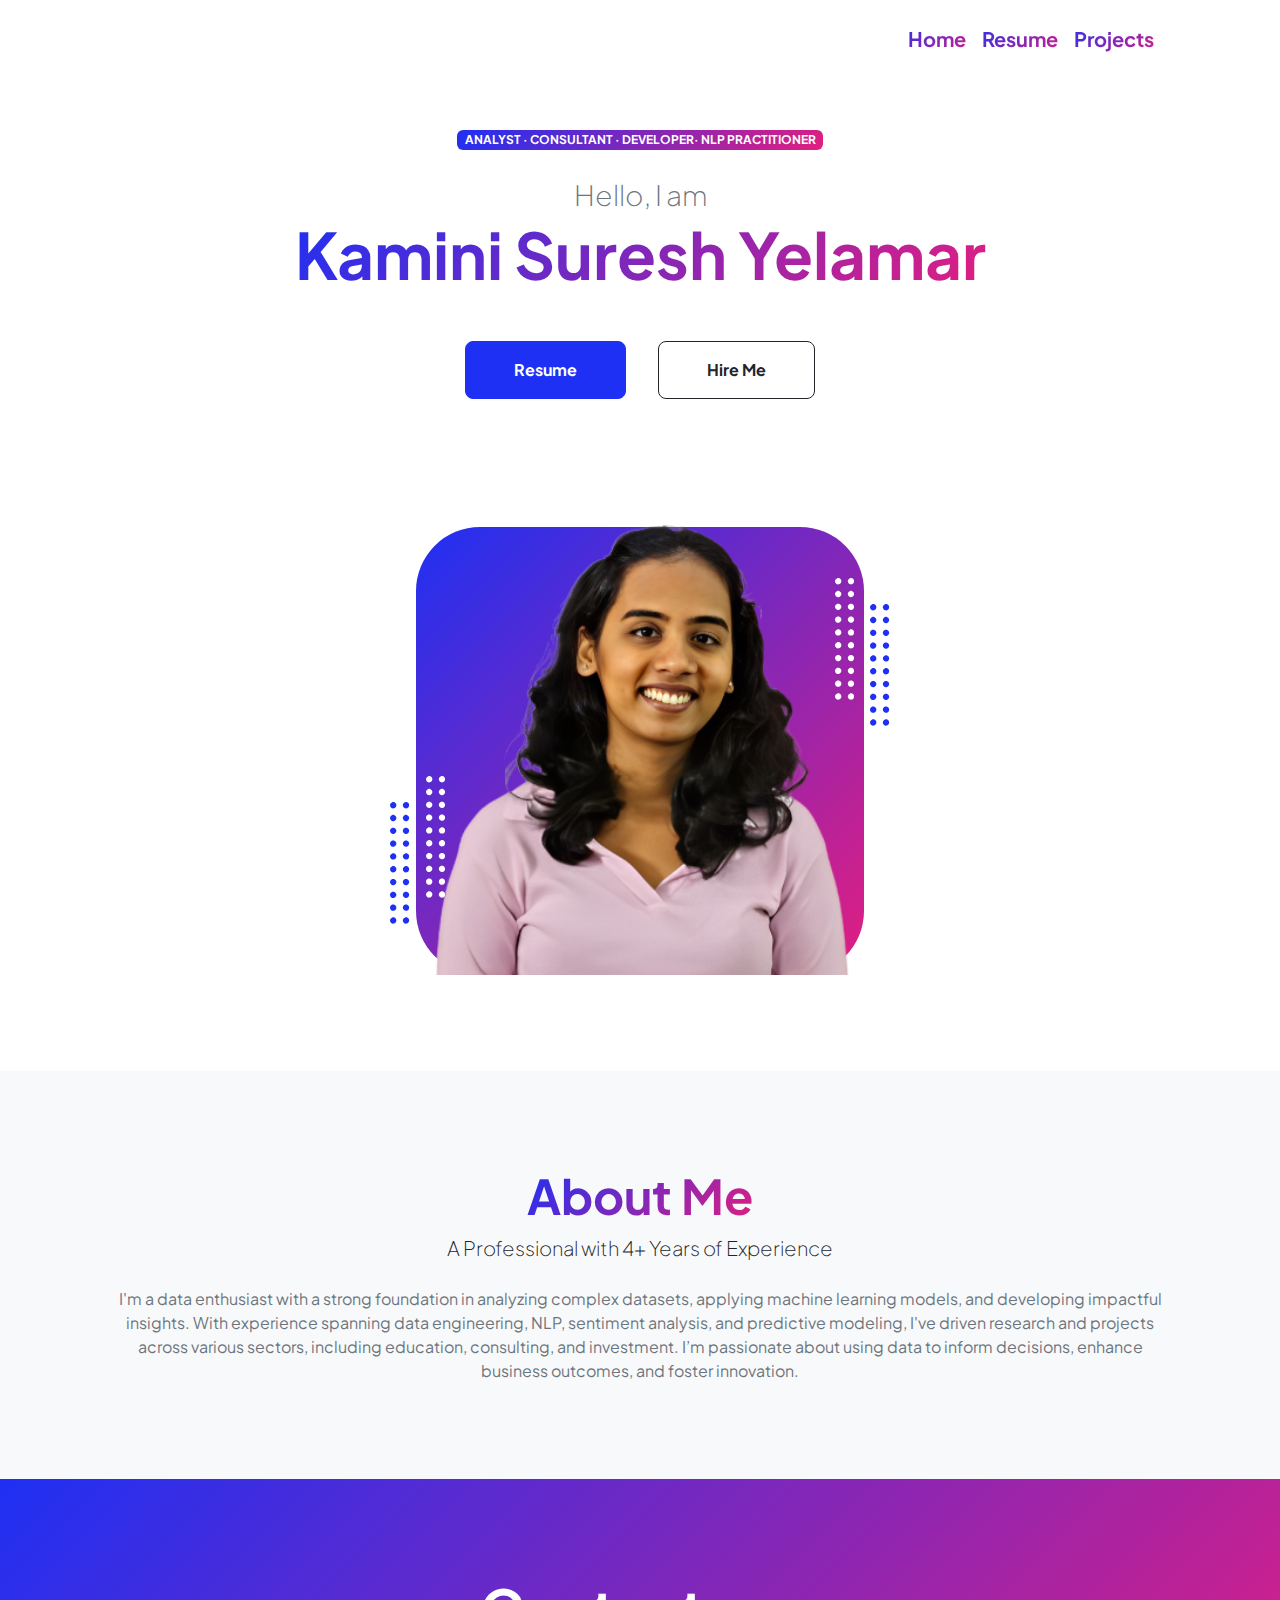
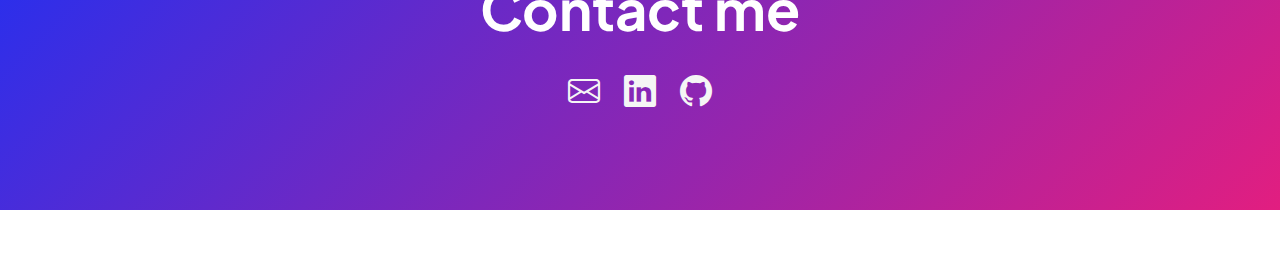
<file: index.html>
<!DOCTYPE html>
<html lang="en">
    <head>
        <meta charset="utf-8" />
        <meta name="viewport" content="width=device-width, initial-scale=1, shrink-to-fit=no" />
        <meta name="description" content="" />
        <meta name="author" content="" />
        <title>Kamini's Portfolio</title>
        <!-- Favicon-->
        <link rel="icon" type="image/x-icon" href="assets/favicon.ico" />
        <!-- Custom Google font-->
        <link rel="preconnect" href="https://fonts.googleapis.com" />
        <link rel="preconnect" href="https://fonts.gstatic.com" crossorigin />
        <link href="https://fonts.googleapis.com/css2?family=Plus+Jakarta+Sans:wght@100;200;300;400;500;600;700;800;900&amp;display=swap" rel="stylesheet" />
        <!-- Bootstrap icons-->
        <link href="https://cdn.jsdelivr.net/npm/bootstrap-icons@1.8.1/font/bootstrap-icons.css" rel="stylesheet" />
        <!-- Core theme CSS (includes Bootstrap)-->
        <link href="css/styles.css" rel="stylesheet" />
    </head>
    <body class="d-flex flex-column h-100">
        <main class="flex-shrink-0">
            <!-- Navigation-->
            <nav class="navbar navbar-expand-lg navbar-light bg-white py-3">
                <div class="container px-5">
                    <a class="navbar-brand" href="index.html"><span class="fw-bolder text-primary"></span></a>
                    <button class="navbar-toggler" type="button" data-bs-toggle="collapse" data-bs-target="#navbarSupportedContent" aria-controls="navbarSupportedContent" aria-expanded="false" aria-label="Toggle navigation"><span class="navbar-toggler-icon"></span></button>
                    <div class="collapse navbar-collapse" id="navbarSupportedContent">
                        <ul class="navbar-nav ms-auto mb-2 mb-lg-0 small fw-bolder">
                            <li class="nav-item"><a class="nav-link" href="index.html">Home</a></li>
                            <li class="nav-item"><a class="nav-link" href="resume.html">Resume</a></li>
                            <li class="nav-item"><a class="nav-link" href="projects.html">Projects</a></li>
                        </ul>
                    </div>
                </div>
            </nav>
            <!-- Header-->
            <header class="py-5">
                <div class="container px-5 pb-5">
                    <div class="row gx-5 align-items-center">
                        <div class="col-xxl-5">
                            <!-- Header text content-->
                            <div class="text-center text-xxl-start">
                                <div class="badge bg-gradient-primary-to-secondary text-white mb-4 "><div class="text-uppercase">Analyst &middot; Consultant &middot; Developer&middot; NLP Practitioner </div></div>
                                <div class="fs-3 fw-light text-muted">Hello, I am</div>
                                <h1 class="display-3 fw-bolder mb-5 zoom-animation"><span class="text-gradient d-inline">Kamini Suresh Yelamar</span></h1>
                                <div class="d-grid gap-3 d-sm-flex justify-content-sm-center justify-content-xxl-start mb-3">
                                    <a class="btn btn-primary btn-lg px-5 py-3 me-sm-3 fs-6 fw-bolder" href="resume.html">Resume</a>
                                    <a class="btn btn-outline-dark btn-lg px-5 py-3 fs-6 fw-bolder" href="mailto:kaminisureshyelamar@my.unt.edu">Hire Me</a>

                                </div>
                            </div>
                        </div>
                        <div class="col-xxl-7">
                            <!-- Header profile picture-->
                            <div class="d-flex justify-content-center mt-5 mt-xxl-0">
                                <div class="profile bg-gradient-primary-to-secondary">
                                    <!-- TIP: For best results, use a photo with a transparent background like the demo example below-->
                                    <!-- Watch a tutorial on how to do this on YouTube (link)-->
                                    <img class="profile-img" src="assets/Profile.png" alt="..." />
                                    <div class="dots-1">
                                        <!-- SVG Dots-->
                                        <svg version="1.1" xmlns="http://www.w3.org/2000/svg" xmlns:xlink="http://www.w3.org/1999/xlink" x="0px" y="0px" viewBox="0 0 191.6 1215.4" style="enable-background: new 0 0 191.6 1215.4" xml:space="preserve">
                                            <g transform="translate(0.000000,1280.000000) scale(0.100000,-0.100000)">
                                                <path d="M227.7,12788.6c-105-35-200-141-222-248c-43-206,163-412,369-369c155,32,275,190,260,339c-11,105-90,213-190,262        C383.7,12801.6,289.7,12808.6,227.7,12788.6z"></path>
                                                <path d="M1507.7,12788.6c-151-50-253-216-222-362c25-119,136-230,254-255c194-41,395,142,375,339c-11,105-90,213-190,262        C1663.7,12801.6,1569.7,12808.6,1507.7,12788.6z"></path>
                                                <path d="M227.7,11508.6c-105-35-200-141-222-248c-43-206,163-412,369-369c155,32,275,190,260,339c-11,105-90,213-190,262        C383.7,11521.6,289.7,11528.6,227.7,11508.6z"></path>
                                                <path d="M1507.7,11508.6c-151-50-253-216-222-362c25-119,136-230,254-255c194-41,395,142,375,339c-11,105-90,213-190,262        C1663.7,11521.6,1569.7,11528.6,1507.7,11508.6z"></path>
                                                <path d="M227.7,10228.6c-105-35-200-141-222-248c-43-206,163-412,369-369c155,32,275,190,260,339c-11,105-90,213-190,262        C383.7,10241.6,289.7,10248.6,227.7,10228.6z"></path>
                                                <path d="M1507.7,10228.6c-105-35-200-141-222-248c-43-206,163-412,369-369c155,32,275,190,260,339c-11,105-90,213-190,262        C1663.7,10241.6,1569.7,10248.6,1507.7,10228.6z"></path>
                                                <path d="M227.7,8948.6c-105-35-200-141-222-248c-43-206,163-412,369-369c155,32,275,190,260,339c-11,105-90,213-190,262        C383.7,8961.6,289.7,8968.6,227.7,8948.6z"></path>
                                                <path d="M1507.7,8948.6c-105-35-200-141-222-248c-43-206,163-412,369-369c155,32,275,190,260,339c-11,105-90,213-190,262        C1663.7,8961.6,1569.7,8968.6,1507.7,8948.6z"></path>
                                                <path d="M227.7,7668.6c-105-35-200-141-222-248c-43-206,163-412,369-369c155,32,275,190,260,339c-11,105-90,213-190,262        C383.7,7681.6,289.7,7688.6,227.7,7668.6z"></path>
                                                <path d="M1507.7,7668.6c-105-35-200-141-222-248c-43-206,163-412,369-369c155,32,275,190,260,339c-11,105-90,213-190,262        C1663.7,7681.6,1569.7,7688.6,1507.7,7668.6z"></path>
                                                <path d="M227.7,6388.6c-105-35-200-141-222-248c-43-206,163-412,369-369c155,32,275,190,260,339c-11,105-90,213-190,262        C383.7,6401.6,289.7,6408.6,227.7,6388.6z"></path>
                                                <path d="M1507.7,6388.6c-105-35-200-141-222-248c-43-206,163-412,369-369c155,32,275,190,260,339c-11,105-90,213-190,262        C1663.7,6401.6,1569.7,6408.6,1507.7,6388.6z"></path>
                                                <path d="M227.7,5108.6c-105-35-200-141-222-248c-43-206,163-412,369-369c155,32,275,190,260,339c-11,105-90,213-190,262        C383.7,5121.6,289.7,5128.6,227.7,5108.6z"></path>
                                                <path d="M1507.7,5108.6c-105-35-200-141-222-248c-43-206,163-412,369-369c155,32,275,190,260,339c-11,105-90,213-190,262        C1663.7,5121.6,1569.7,5128.6,1507.7,5108.6z"></path>
                                                <path d="M227.7,3828.6c-105-35-200-141-222-248c-43-206,163-412,369-369c155,32,275,190,260,339c-11,105-90,213-190,262        C383.7,3841.6,289.7,3848.6,227.7,3828.6z"></path>
                                                <path d="M1507.7,3828.6c-105-35-200-141-222-248c-43-206,163-412,369-369c155,32,275,190,260,339c-11,105-90,213-190,262        C1663.7,3841.6,1569.7,3848.6,1507.7,3828.6z"></path>
                                                <path d="M227.7,2548.6c-105-35-200-141-222-248c-43-206,163-412,369-369c155,32,275,190,260,339c-11,105-90,213-190,262        C383.7,2561.6,289.7,2568.6,227.7,2548.6z"></path>
                                                <path d="M1507.7,2548.6c-105-35-200-141-222-248c-43-206,163-412,369-369c155,32,275,190,260,339c-11,105-90,213-190,262        C1663.7,2561.6,1569.7,2568.6,1507.7,2548.6z"></path>
                                                <path d="M227.7,1268.6c-105-35-200-141-222-248c-43-206,163-412,369-369c155,32,275,190,260,339c-11,105-90,213-190,262        C383.7,1281.6,289.7,1288.6,227.7,1268.6z"></path>
                                                <path d="M1507.7,1268.6c-105-35-200-141-222-248c-43-206,163-412,369-369c155,32,275,190,260,339c-11,105-90,213-190,262        C1663.7,1281.6,1569.7,1288.6,1507.7,1268.6z"></path>
                                            </g>
                                        </svg>
                                        <!-- END of SVG dots-->
                                    </div>
                                    <div class="dots-2">
                                        <!-- SVG Dots-->
                                        <svg version="1.1" xmlns="http://www.w3.org/2000/svg" xmlns:xlink="http://www.w3.org/1999/xlink" x="0px" y="0px" viewBox="0 0 191.6 1215.4" style="enable-background: new 0 0 191.6 1215.4" xml:space="preserve">
                                            <g transform="translate(0.000000,1280.000000) scale(0.100000,-0.100000)">
                                                <path d="M227.7,12788.6c-105-35-200-141-222-248c-43-206,163-412,369-369c155,32,275,190,260,339c-11,105-90,213-190,262        C383.7,12801.6,289.7,12808.6,227.7,12788.6z"></path>
                                                <path d="M1507.7,12788.6c-151-50-253-216-222-362c25-119,136-230,254-255c194-41,395,142,375,339c-11,105-90,213-190,262        C1663.7,12801.6,1569.7,12808.6,1507.7,12788.6z"></path>
                                                <path d="M227.7,11508.6c-105-35-200-141-222-248c-43-206,163-412,369-369c155,32,275,190,260,339c-11,105-90,213-190,262        C383.7,11521.6,289.7,11528.6,227.7,11508.6z"></path>
                                                <path d="M1507.7,11508.6c-151-50-253-216-222-362c25-119,136-230,254-255c194-41,395,142,375,339c-11,105-90,213-190,262        C1663.7,11521.6,1569.7,11528.6,1507.7,11508.6z"></path>
                                                <path d="M227.7,10228.6c-105-35-200-141-222-248c-43-206,163-412,369-369c155,32,275,190,260,339c-11,105-90,213-190,262        C383.7,10241.6,289.7,10248.6,227.7,10228.6z"></path>
                                                <path d="M1507.7,10228.6c-105-35-200-141-222-248c-43-206,163-412,369-369c155,32,275,190,260,339c-11,105-90,213-190,262        C1663.7,10241.6,1569.7,10248.6,1507.7,10228.6z"></path>
                                                <path d="M227.7,8948.6c-105-35-200-141-222-248c-43-206,163-412,369-369c155,32,275,190,260,339c-11,105-90,213-190,262        C383.7,8961.6,289.7,8968.6,227.7,8948.6z"></path>
                                                <path d="M1507.7,8948.6c-105-35-200-141-222-248c-43-206,163-412,369-369c155,32,275,190,260,339c-11,105-90,213-190,262        C1663.7,8961.6,1569.7,8968.6,1507.7,8948.6z"></path>
                                                <path d="M227.7,7668.6c-105-35-200-141-222-248c-43-206,163-412,369-369c155,32,275,190,260,339c-11,105-90,213-190,262        C383.7,7681.6,289.7,7688.6,227.7,7668.6z"></path>
                                                <path d="M1507.7,7668.6c-105-35-200-141-222-248c-43-206,163-412,369-369c155,32,275,190,260,339c-11,105-90,213-190,262        C1663.7,7681.6,1569.7,7688.6,1507.7,7668.6z"></path>
                                                <path d="M227.7,6388.6c-105-35-200-141-222-248c-43-206,163-412,369-369c155,32,275,190,260,339c-11,105-90,213-190,262        C383.7,6401.6,289.7,6408.6,227.7,6388.6z"></path>
                                                <path d="M1507.7,6388.6c-105-35-200-141-222-248c-43-206,163-412,369-369c155,32,275,190,260,339c-11,105-90,213-190,262        C1663.7,6401.6,1569.7,6408.6,1507.7,6388.6z"></path>
                                                <path d="M227.7,5108.6c-105-35-200-141-222-248c-43-206,163-412,369-369c155,32,275,190,260,339c-11,105-90,213-190,262        C383.7,5121.6,289.7,5128.6,227.7,5108.6z"></path>
                                                <path d="M1507.7,5108.6c-105-35-200-141-222-248c-43-206,163-412,369-369c155,32,275,190,260,339c-11,105-90,213-190,262        C1663.7,5121.6,1569.7,5128.6,1507.7,5108.6z"></path>
                                                <path d="M227.7,3828.6c-105-35-200-141-222-248c-43-206,163-412,369-369c155,32,275,190,260,339c-11,105-90,213-190,262        C383.7,3841.6,289.7,3848.6,227.7,3828.6z"></path>
                                                <path d="M1507.7,3828.6c-105-35-200-141-222-248c-43-206,163-412,369-369c155,32,275,190,260,339c-11,105-90,213-190,262        C1663.7,3841.6,1569.7,3848.6,1507.7,3828.6z"></path>
                                                <path d="M227.7,2548.6c-105-35-200-141-222-248c-43-206,163-412,369-369c155,32,275,190,260,339c-11,105-90,213-190,262        C383.7,2561.6,289.7,2568.6,227.7,2548.6z"></path>
                                                <path d="M1507.7,2548.6c-105-35-200-141-222-248c-43-206,163-412,369-369c155,32,275,190,260,339c-11,105-90,213-190,262        C1663.7,2561.6,1569.7,2568.6,1507.7,2548.6z"></path>
                                                <path d="M227.7,1268.6c-105-35-200-141-222-248c-43-206,163-412,369-369c155,32,275,190,260,339c-11,105-90,213-190,262        C383.7,1281.6,289.7,1288.6,227.7,1268.6z"></path>
                                                <path d="M1507.7,1268.6c-105-35-200-141-222-248c-43-206,163-412,369-369c155,32,275,190,260,339c-11,105-90,213-190,262        C1663.7,1281.6,1569.7,1288.6,1507.7,1268.6z"></path>
                                            </g>
                                        </svg>
                                        <!-- END of SVG dots-->
                                    </div>
                                    <div class="dots-3">
                                        <!-- SVG Dots-->
                                        <svg version="1.1" xmlns="http://www.w3.org/2000/svg" xmlns:xlink="http://www.w3.org/1999/xlink" x="0px" y="0px" viewBox="0 0 191.6 1215.4" style="enable-background: new 0 0 191.6 1215.4" xml:space="preserve">
                                            <g transform="translate(0.000000,1280.000000) scale(0.100000,-0.100000)">
                                                <path d="M227.7,12788.6c-105-35-200-141-222-248c-43-206,163-412,369-369c155,32,275,190,260,339c-11,105-90,213-190,262        C383.7,12801.6,289.7,12808.6,227.7,12788.6z"></path>
                                                <path d="M1507.7,12788.6c-151-50-253-216-222-362c25-119,136-230,254-255c194-41,395,142,375,339c-11,105-90,213-190,262        C1663.7,12801.6,1569.7,12808.6,1507.7,12788.6z"></path>
                                                <path d="M227.7,11508.6c-105-35-200-141-222-248c-43-206,163-412,369-369c155,32,275,190,260,339c-11,105-90,213-190,262        C383.7,11521.6,289.7,11528.6,227.7,11508.6z"></path>
                                                <path d="M1507.7,11508.6c-151-50-253-216-222-362c25-119,136-230,254-255c194-41,395,142,375,339c-11,105-90,213-190,262        C1663.7,11521.6,1569.7,11528.6,1507.7,11508.6z"></path>
                                                <path d="M227.7,10228.6c-105-35-200-141-222-248c-43-206,163-412,369-369c155,32,275,190,260,339c-11,105-90,213-190,262        C383.7,10241.6,289.7,10248.6,227.7,10228.6z"></path>
                                                <path d="M1507.7,10228.6c-105-35-200-141-222-248c-43-206,163-412,369-369c155,32,275,190,260,339c-11,105-90,213-190,262        C1663.7,10241.6,1569.7,10248.6,1507.7,10228.6z"></path>
                                                <path d="M227.7,8948.6c-105-35-200-141-222-248c-43-206,163-412,369-369c155,32,275,190,260,339c-11,105-90,213-190,262        C383.7,8961.6,289.7,8968.6,227.7,8948.6z"></path>
                                                <path d="M1507.7,8948.6c-105-35-200-141-222-248c-43-206,163-412,369-369c155,32,275,190,260,339c-11,105-90,213-190,262        C1663.7,8961.6,1569.7,8968.6,1507.7,8948.6z"></path>
                                                <path d="M227.7,7668.6c-105-35-200-141-222-248c-43-206,163-412,369-369c155,32,275,190,260,339c-11,105-90,213-190,262        C383.7,7681.6,289.7,7688.6,227.7,7668.6z"></path>
                                                <path d="M1507.7,7668.6c-105-35-200-141-222-248c-43-206,163-412,369-369c155,32,275,190,260,339c-11,105-90,213-190,262        C1663.7,7681.6,1569.7,7688.6,1507.7,7668.6z"></path>
                                                <path d="M227.7,6388.6c-105-35-200-141-222-248c-43-206,163-412,369-369c155,32,275,190,260,339c-11,105-90,213-190,262        C383.7,6401.6,289.7,6408.6,227.7,6388.6z"></path>
                                                <path d="M1507.7,6388.6c-105-35-200-141-222-248c-43-206,163-412,369-369c155,32,275,190,260,339c-11,105-90,213-190,262        C1663.7,6401.6,1569.7,6408.6,1507.7,6388.6z"></path>
                                                <path d="M227.7,5108.6c-105-35-200-141-222-248c-43-206,163-412,369-369c155,32,275,190,260,339c-11,105-90,213-190,262        C383.7,5121.6,289.7,5128.6,227.7,5108.6z"></path>
                                                <path d="M1507.7,5108.6c-105-35-200-141-222-248c-43-206,163-412,369-369c155,32,275,190,260,339c-11,105-90,213-190,262        C1663.7,5121.6,1569.7,5128.6,1507.7,5108.6z"></path>
                                                <path d="M227.7,3828.6c-105-35-200-141-222-248c-43-206,163-412,369-369c155,32,275,190,260,339c-11,105-90,213-190,262        C383.7,3841.6,289.7,3848.6,227.7,3828.6z"></path>
                                                <path d="M1507.7,3828.6c-105-35-200-141-222-248c-43-206,163-412,369-369c155,32,275,190,260,339c-11,105-90,213-190,262        C1663.7,3841.6,1569.7,3848.6,1507.7,3828.6z"></path>
                                                <path d="M227.7,2548.6c-105-35-200-141-222-248c-43-206,163-412,369-369c155,32,275,190,260,339c-11,105-90,213-190,262        C383.7,2561.6,289.7,2568.6,227.7,2548.6z"></path>
                                                <path d="M1507.7,2548.6c-105-35-200-141-222-248c-43-206,163-412,369-369c155,32,275,190,260,339c-11,105-90,213-190,262        C1663.7,2561.6,1569.7,2568.6,1507.7,2548.6z"></path>
                                                <path d="M227.7,1268.6c-105-35-200-141-222-248c-43-206,163-412,369-369c155,32,275,190,260,339c-11,105-90,213-190,262        C383.7,1281.6,289.7,1288.6,227.7,1268.6z"></path>
                                                <path d="M1507.7,1268.6c-105-35-200-141-222-248c-43-206,163-412,369-369c155,32,275,190,260,339c-11,105-90,213-190,262        C1663.7,1281.6,1569.7,1288.6,1507.7,1268.6z"></path>
                                            </g>
                                        </svg>
                                        <!-- END of SVG dots-->
                                    </div>
                                    <div class="dots-4">
                                        <!-- SVG Dots-->
                                        <svg version="1.1" xmlns="http://www.w3.org/2000/svg" xmlns:xlink="http://www.w3.org/1999/xlink" x="0px" y="0px" viewBox="0 0 191.6 1215.4" style="enable-background: new 0 0 191.6 1215.4" xml:space="preserve">
                                            <g transform="translate(0.000000,1280.000000) scale(0.100000,-0.100000)">
                                                <path d="M227.7,12788.6c-105-35-200-141-222-248c-43-206,163-412,369-369c155,32,275,190,260,339c-11,105-90,213-190,262        C383.7,12801.6,289.7,12808.6,227.7,12788.6z"></path>
                                                <path d="M1507.7,12788.6c-151-50-253-216-222-362c25-119,136-230,254-255c194-41,395,142,375,339c-11,105-90,213-190,262        C1663.7,12801.6,1569.7,12808.6,1507.7,12788.6z"></path>
                                                <path d="M227.7,11508.6c-105-35-200-141-222-248c-43-206,163-412,369-369c155,32,275,190,260,339c-11,105-90,213-190,262        C383.7,11521.6,289.7,11528.6,227.7,11508.6z"></path>
                                                <path d="M1507.7,11508.6c-151-50-253-216-222-362c25-119,136-230,254-255c194-41,395,142,375,339c-11,105-90,213-190,262        C1663.7,11521.6,1569.7,11528.6,1507.7,11508.6z"></path>
                                                <path d="M227.7,10228.6c-105-35-200-141-222-248c-43-206,163-412,369-369c155,32,275,190,260,339c-11,105-90,213-190,262        C383.7,10241.6,289.7,10248.6,227.7,10228.6z"></path>
                                                <path d="M1507.7,10228.6c-105-35-200-141-222-248c-43-206,163-412,369-369c155,32,275,190,260,339c-11,105-90,213-190,262        C1663.7,10241.6,1569.7,10248.6,1507.7,10228.6z"></path>
                                                <path d="M227.7,8948.6c-105-35-200-141-222-248c-43-206,163-412,369-369c155,32,275,190,260,339c-11,105-90,213-190,262        C383.7,8961.6,289.7,8968.6,227.7,8948.6z"></path>
                                                <path d="M1507.7,8948.6c-105-35-200-141-222-248c-43-206,163-412,369-369c155,32,275,190,260,339c-11,105-90,213-190,262        C1663.7,8961.6,1569.7,8968.6,1507.7,8948.6z"></path>
                                                <path d="M227.7,7668.6c-105-35-200-141-222-248c-43-206,163-412,369-369c155,32,275,190,260,339c-11,105-90,213-190,262        C383.7,7681.6,289.7,7688.6,227.7,7668.6z"></path>
                                                <path d="M1507.7,7668.6c-105-35-200-141-222-248c-43-206,163-412,369-369c155,32,275,190,260,339c-11,105-90,213-190,262        C1663.7,7681.6,1569.7,7688.6,1507.7,7668.6z"></path>
                                                <path d="M227.7,6388.6c-105-35-200-141-222-248c-43-206,163-412,369-369c155,32,275,190,260,339c-11,105-90,213-190,262        C383.7,6401.6,289.7,6408.6,227.7,6388.6z"></path>
                                                <path d="M1507.7,6388.6c-105-35-200-141-222-248c-43-206,163-412,369-369c155,32,275,190,260,339c-11,105-90,213-190,262        C1663.7,6401.6,1569.7,6408.6,1507.7,6388.6z"></path>
                                                <path d="M227.7,5108.6c-105-35-200-141-222-248c-43-206,163-412,369-369c155,32,275,190,260,339c-11,105-90,213-190,262        C383.7,5121.6,289.7,5128.6,227.7,5108.6z"></path>
                                                <path d="M1507.7,5108.6c-105-35-200-141-222-248c-43-206,163-412,369-369c155,32,275,190,260,339c-11,105-90,213-190,262        C1663.7,5121.6,1569.7,5128.6,1507.7,5108.6z"></path>
                                                <path d="M227.7,3828.6c-105-35-200-141-222-248c-43-206,163-412,369-369c155,32,275,190,260,339c-11,105-90,213-190,262        C383.7,3841.6,289.7,3848.6,227.7,3828.6z"></path>
                                                <path d="M1507.7,3828.6c-105-35-200-141-222-248c-43-206,163-412,369-369c155,32,275,190,260,339c-11,105-90,213-190,262        C1663.7,3841.6,1569.7,3848.6,1507.7,3828.6z"></path>
                                                <path d="M227.7,2548.6c-105-35-200-141-222-248c-43-206,163-412,369-369c155,32,275,190,260,339c-11,105-90,213-190,262        C383.7,2561.6,289.7,2568.6,227.7,2548.6z"></path>
                                                <path d="M1507.7,2548.6c-105-35-200-141-222-248c-43-206,163-412,369-369c155,32,275,190,260,339c-11,105-90,213-190,262        C1663.7,2561.6,1569.7,2568.6,1507.7,2548.6z"></path>
                                                <path d="M227.7,1268.6c-105-35-200-141-222-248c-43-206,163-412,369-369c155,32,275,190,260,339c-11,105-90,213-190,262        C383.7,1281.6,289.7,1288.6,227.7,1268.6z"></path>
                                                <path d="M1507.7,1268.6c-105-35-200-141-222-248c-43-206,163-412,369-369c155,32,275,190,260,339c-11,105-90,213-190,262        C1663.7,1281.6,1569.7,1288.6,1507.7,1268.6z"></path>
                                            </g>
                                        </svg>
                                        <!-- END of SVG dots-->
                                    </div>
                                </div>
                            </div>
                        </div>
                    </div>
                </div>
            </header>
            <!-- About Section-->
            <section class="bg-light py-5">
                <div class="container px-5">
                    <div class="row gx-5 justify-content-center">
                        <div class="col-xxl-8">
                            <div class="text-center my-5">
                                <h2 class="display-5 fw-bolder"><span class="text-gradient d-inline">About Me</span></h2>
                                <p class="lead fw-light mb-4">A Professional with 4+ Years of Experience</p>
                                <p class="text-muted">I'm a data enthusiast with a strong foundation in analyzing complex datasets, applying machine learning models, and developing impactful insights. With experience spanning data engineering, NLP, sentiment analysis, and predictive modeling, I've driven research and projects across various sectors, including education, consulting, and investment. I’m passionate about using data to inform decisions, enhance business outcomes, and foster innovation.</p>
                               
                            </div>
                        </div>
                    </div>
                </div>
            </section>
            <section class="py-5 bg-gradient-primary-to-secondary text-white">
                <div class="container px-5 my-5">
                    <div class="text-center">
                        <h2 class="display-4 fw-bolder mb-4">Contact me</h2>
                        <div class="d-flex justify-content-center fs-2 gap-4">
                            <a class="icon-color" href="mailto:ksyelamar1298@gmail.com"><i class="bi bi-envelope"></i></a>
                            <a class="icon-color" href="https://www.linkedin.com/in/kaminisureshyelamar/"><i class="bi bi-linkedin"></i></a>
                            <a class="icon-color" href="https://github.com/KaminiYelamar"><i class="bi bi-github"></i></a>
                        </div>
                    </div>
                </div>
            </section>
            
        </main>
        <!-- Footer-->
        <footer class="bg-white py-4 mt-auto">
            <!--<div class="container px-5">
                <div class="row align-items-center justify-content-between flex-column flex-sm-row">
                    <div class="col-auto"><div class="small m-0">&copy; </div></div>
                    <div class="col-auto">
                        <a class="small" href="#!">Privacy</a>
                        <span class="mx-1">&middot;</span>
                        <a class="small" href="#!">Terms</a>
                        <span class="mx-1">&middot;</span>
                        <a class="small" href="#!">Contact</a>
                    </div>
                </div>
            </div>-->
        </footer>
        <!-- Bootstrap core JS-->
        <script src="https://cdn.jsdelivr.net/npm/bootstrap@5.2.3/dist/js/bootstrap.bundle.min.js"></script>
        <!-- Core theme JS-->
        <script src="js/scripts.js"></script>
    </body>
</html>
</file>
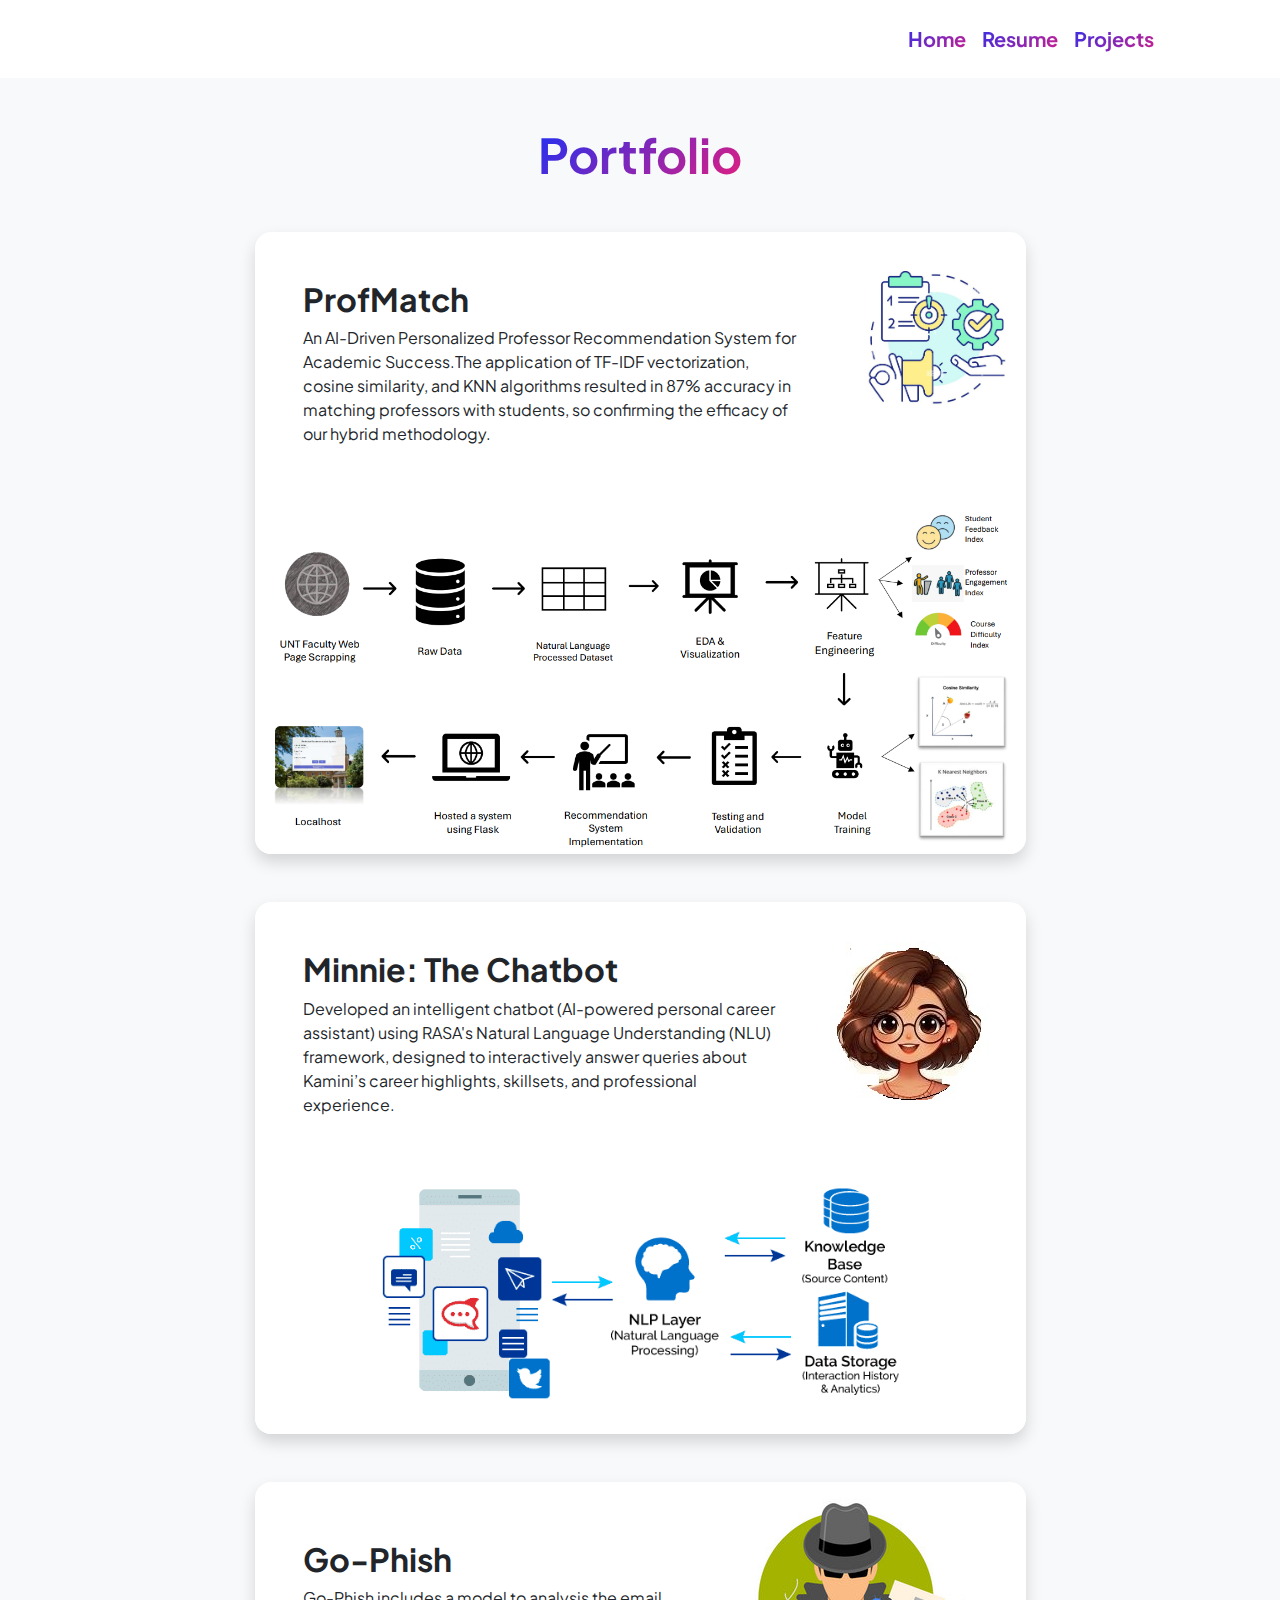
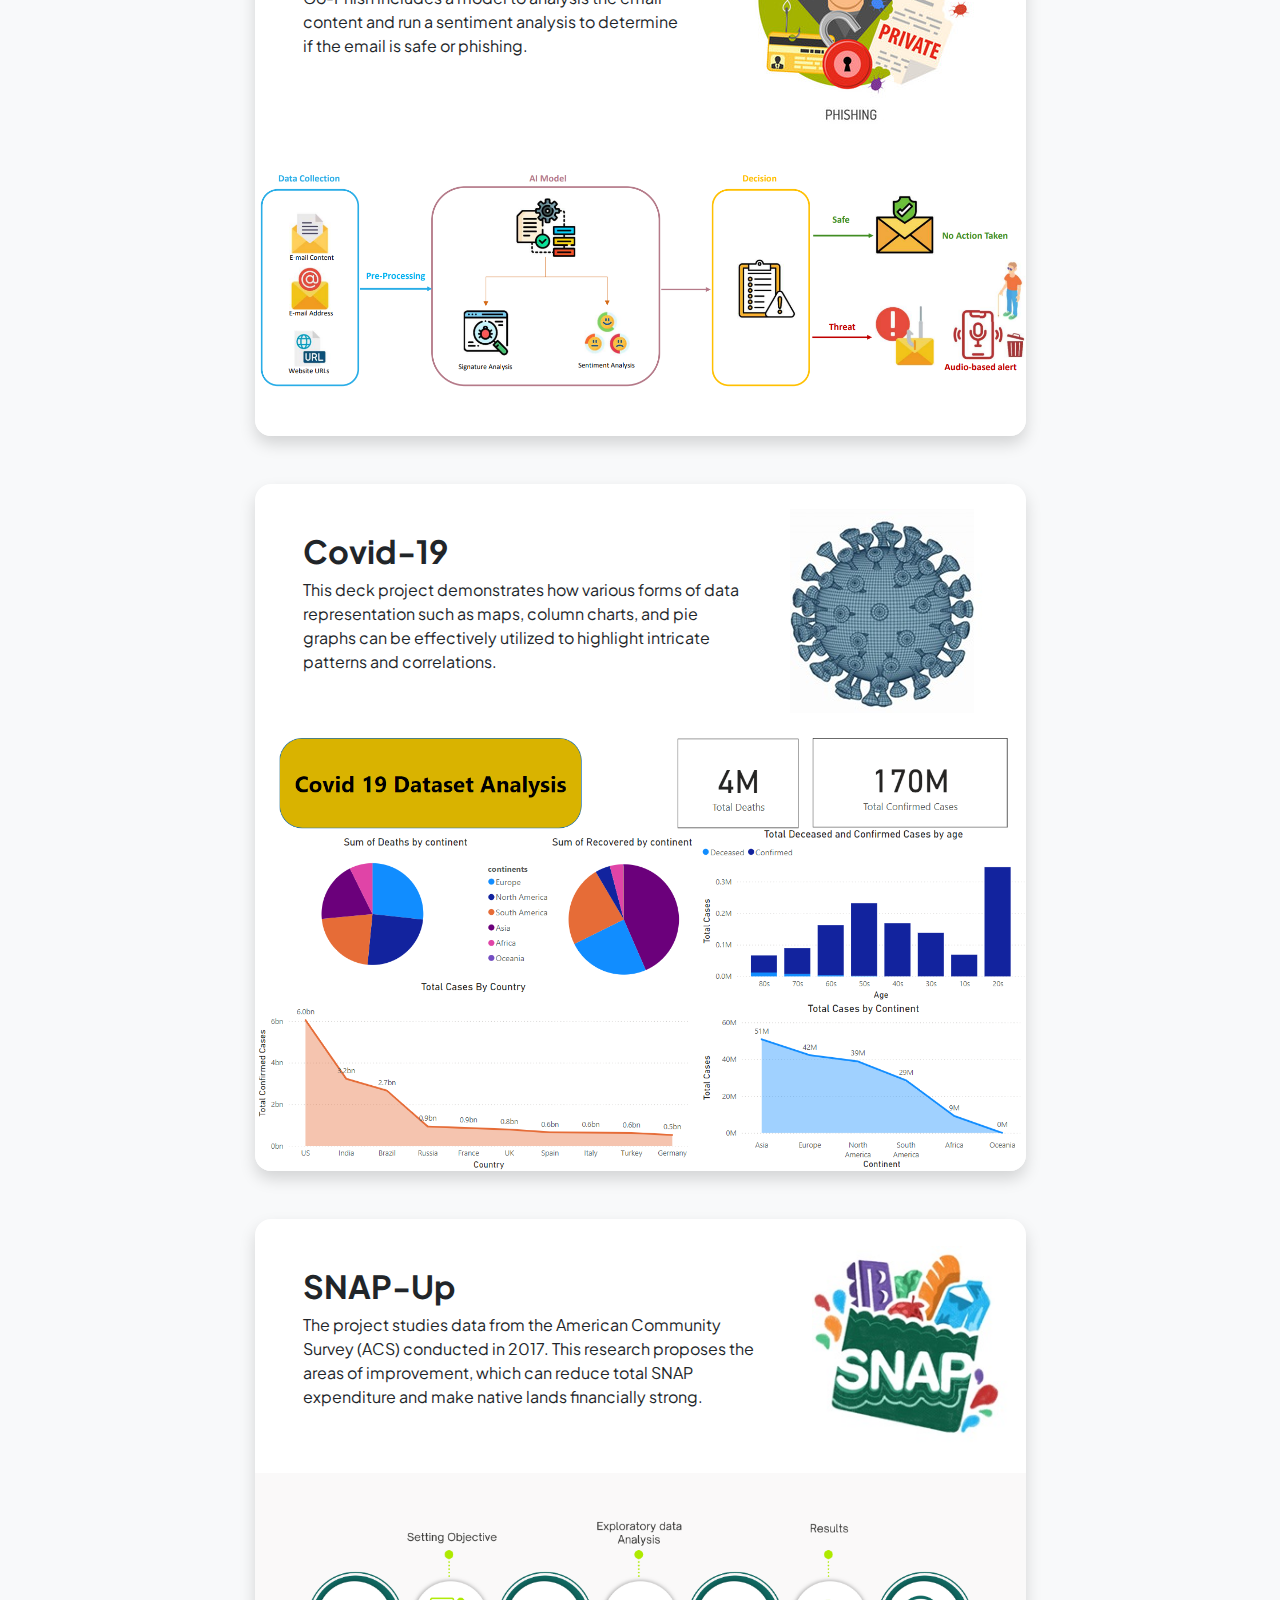
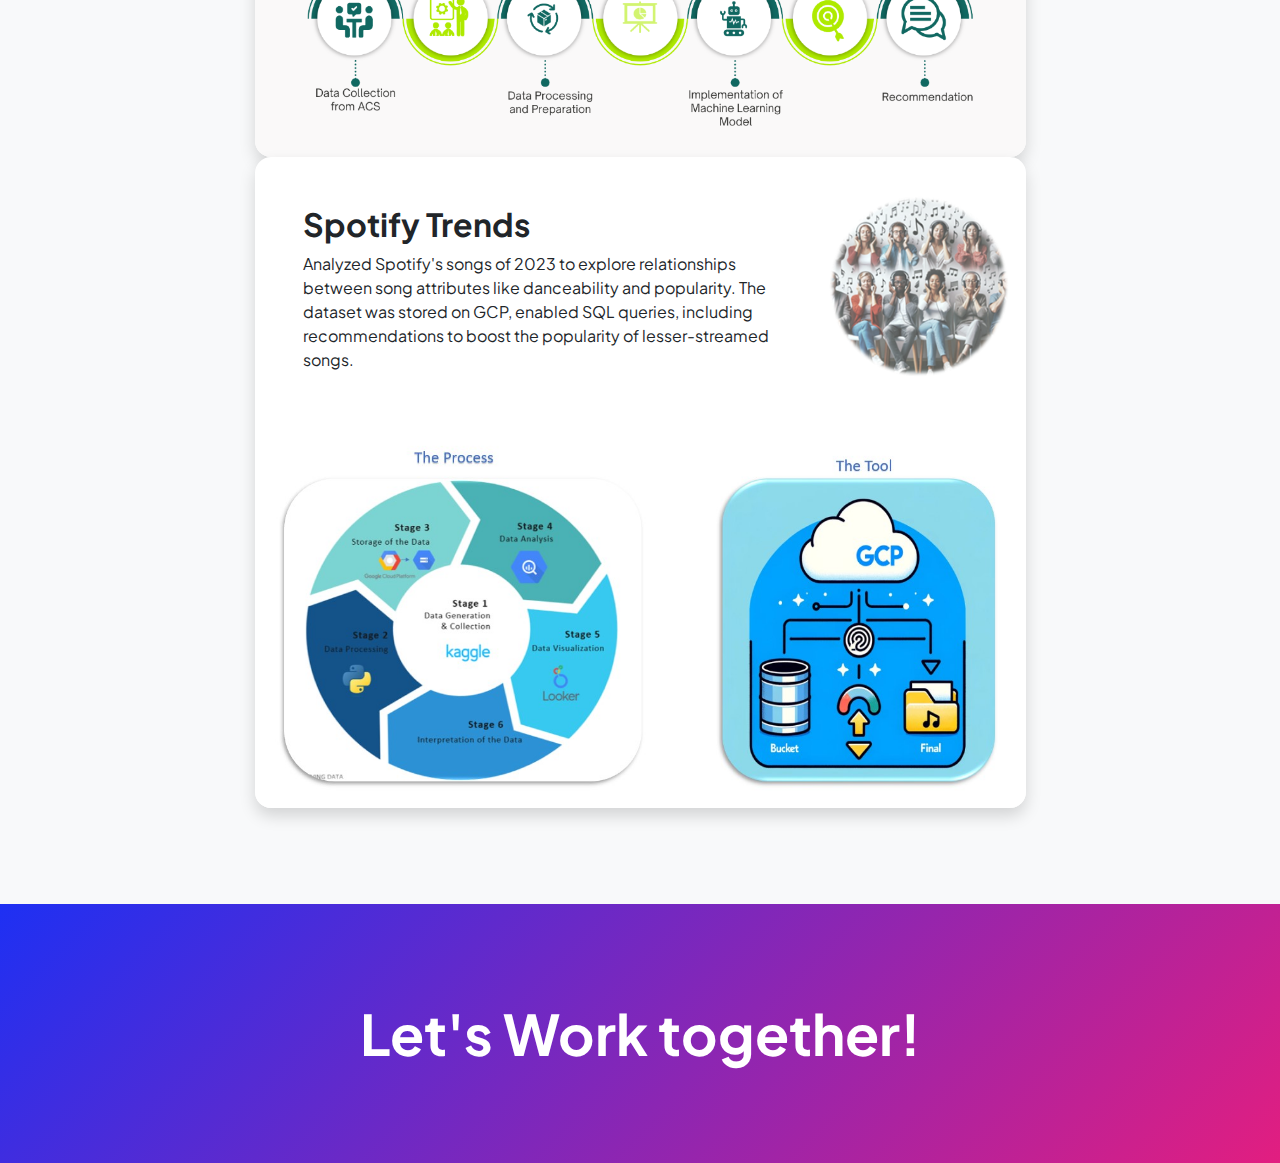
<file: projects.html>
<!DOCTYPE html>
<html lang="en">
    <head>
        <meta charset="utf-8" />
        <meta name="viewport" content="width=device-width, initial-scale=1, shrink-to-fit=no" />
        <meta name="description" content="" />
        <meta name="author" content="" />
        <title>Kamini's Projects </title>
        <!-- Favicon-->
        <link rel="icon" type="image/x-icon" href="assets/favicon.ico" />
        <!-- Custom Google font-->
        <link rel="preconnect" href="https://fonts.googleapis.com" />
        <link rel="preconnect" href="https://fonts.gstatic.com" crossorigin />
        <link href="https://fonts.googleapis.com/css2?family=Plus+Jakarta+Sans:wght@100;200;300;400;500;600;700;800;900&amp;display=swap" rel="stylesheet" />
        <!-- Bootstrap icons-->
        <link href="https://cdn.jsdelivr.net/npm/bootstrap-icons@1.8.1/font/bootstrap-icons.css" rel="stylesheet" />
        <!-- Core theme CSS (includes Bootstrap)-->
        <link href="css/styles.css" rel="stylesheet" />
    </head>
    <body class="d-flex flex-column h-100 bg-light">
        <main class="flex-shrink-0">
            <!-- Navigation-->
            <nav class="navbar navbar-expand-lg navbar-light bg-white py-3">
                <div class="container px-5">
                    <a class="navbar-brand" href="index.html"><span class="fw-bolder text-primary"></span></a>
                    <button class="navbar-toggler" type="button" data-bs-toggle="collapse" data-bs-target="#navbarSupportedContent" aria-controls="navbarSupportedContent" aria-expanded="false" aria-label="Toggle navigation"><span class="navbar-toggler-icon"></span></button>
                    <div class="collapse navbar-collapse" id="navbarSupportedContent">
                        <ul class="navbar-nav ms-auto mb-2 mb-lg-0 small fw-bolder">
                            <li class="nav-item"><a class="nav-link" href="index.html">Home</a></li>
                            <li class="nav-item"><a class="nav-link" href="resume.html">Resume</a></li>
                            <li class="nav-item"><a class="nav-link" href="projects.html">Projects</a></li>
                        </ul>
                    </div>
                </div>
            </nav>
            <!-- Projects Section-->
            <section class="py-5">
                <div class="container px-5 mb-5">
                    <div class="text-center mb-5">
                        <h1 class="display-5 fw-bolder mb-0"><span class="text-gradient d-inline">Portfolio</span></h1>
                    </div>
                    <div class="row gx-5 justify-content-center">
                        <div class="col-lg-11 col-xl-9 col-xxl-8">
                            <!-- Project Card 1-->
                            <div class="card overflow-hidden shadow rounded-4 border-0 mb-5">
                                <div class="card-body p-0">
                                    <div class="d-flex align-items-center">
                                        <div class="p-5">
                                            <h2 class="fw-bolder">ProfMatch</h2>
                                            <p>
                                                An AI-Driven Personalized Professor Recommendation System for Academic Success.The application of TF-IDF vectorization, cosine similarity, and KNN algorithms resulted in 87% accuracy in matching professors with students, so confirming the efficacy of our hybrid methodology.

                                            </p>
                                        </div>
                                        <div class="responsive-iframe">
                                            <img class="img-fluid" src="assets/Proj1.jpg" alt="..." />
                                        </div>
                                    </div>
                                    <div class="d-flex align-items-center">
                                        <img class="img-fluid" src="assets/ProfMatch.png" alt="..." />
                                    </div>
                                </div>
                            </div>
                            <!-- Project Card 2-->
                            <div class="card overflow-hidden shadow rounded-4 border-0 mb-5">
                                <div class="card-body p-0">
                                    <div class="d-flex align-items-center">
                                        <div class="p-5">
                                            <h2 class="fw-bolder">Minnie: The Chatbot</h2>
                                            <p>
                                                Developed an intelligent chatbot (AI-powered personal career assistant) using RASA's Natural Language Understanding (NLU) framework, designed to interactively answer queries about Kamini’s career highlights, skillsets, and professional experience.
                                            </p>
                                        </div>
                                        <div class="responsive-iframe">
                                            <img class="img-fluid" src="assets/Minnie.jpeg" alt="..." />
                                        </div>
                                    </div>
                                    <div class="d-flex align-items-center">
                                        <img class="img-fluid" src="assets/RASA.png" style="align-items:center" alt="..." />
                                    </div>
                                </div>
                            </div>
                            <!-- Project Card 3-->
                            <div class="card overflow-hidden shadow rounded-4 border-0 mb-5">
                                <div class="card-body p-0">
                                    <div class="d-flex align-items-center">
                                        <div class="p-5">
                                            <h2 class="fw-bolder">Go-Phish</h2>
                                            <p>
                                                Go-Phish includes a model to analysis the email content and run a sentiment analysis to determine if the email is safe or phishing.
                                            </p>
                                        </div>
                                        <div class="responsive-iframe">
                                            <img class="img-fluid" src="assets/Project1.jpg" alt="..." />
                                        </div>
                                    </div>
                                    <div class="d-flex align-items-center">
                                        <img class="img-fluid" src="assets/Project1.png" alt="..." />
                                    </div>
                                </div>
                            </div>
                            <!-- Project Card 4-->
                            <div class="card overflow-hidden shadow rounded-4 border-0 mb-5">
                                <div class="card-body p-0">
                                    <div class="d-flex align-items-center">
                                        <div class="p-5">
                                            <h2 class="fw-bolder">Covid-19</h2>
                                            <p>
                                                This deck project demonstrates how various forms of data
                                                representation such as maps, column charts, and pie graphs can be effectively utilized to
                                                highlight intricate patterns and correlations.
                                            </p>
                                        </div>
                                        <div class="responsive-iframe">
                                            <img class="img-fluid" src="assets/Project2.jpeg" alt="..." />
                                        </div>
                                    </div>

                                    <div class="d-flex align-items-center">
                                        <img class="img-fluid" src="assets/Project2.png" alt="..." />
                                    </div>
                                </div>
                            </div>
                            <!-- Project Card 5-->
                            <div class="card overflow-hidden shadow rounded-4 border-0">
                                <div class="card-body p-0">
                                    <div class="d-flex align-items-center">
                                        <div class="p-5">
                                            <h2 class="fw-bolder">SNAP-Up</h2>
                                            <p>
                                                The project studies data from the American Community Survey (ACS) conducted in 2017. This research proposes the areas of improvement, which can reduce total SNAP expenditure and make native lands financially strong.
                                            </p>
                                        </div>
                                        <div class="responsive-iframe">
                                            <img class="img-fluid" src="assets/Project3.jpg" alt="..." />
                                        </div>

                                    </div>
                                    <div class="d-flex align-items-center">
                                        <img class="img-fluid" src="assets/Project3.png" alt="..." />
                                    </div>
                                </div>
                            </div>
                            <!-- Project Card 6-->
                            <div class="card overflow-hidden shadow rounded-4 border-0">
                                <div class="card-body p-0">
                                    <div class="d-flex align-items-center">
                                        <div class="p-5">
                                            <h2 class="fw-bolder">Spotify Trends</h2>
                                            <p>
                                                Analyzed Spotify's songs of 2023 to explore relationships between song attributes like danceability and popularity. The dataset was stored on GCP, enabled SQL queries, including recommendations to boost the popularity of lesser-streamed songs.
                                            </p>
                                        </div>
                                        <div class="responsive-iframe">
                                            <img class="img-fluid" src="assets/Project4.png" alt="..." />
                                        </div>

                                    </div>
                                    <div class="d-flex align-items-center">
                                        <img class="img-fluid" src="assets/Project4.jpg" alt="..." />
                                    </div>
                                </div>
                            </div>
                        </div>
                    </div>
                </div>
            </section>
            <!-- Call to action section-->
            <section class="py-5 bg-gradient-primary-to-secondary text-white">
                <div class="container px-5 my-5">
                    <div class="text-center">
                        <h2 class="display-4 fw-bolder mb-4">Let's Work together!</h2>
                    </div>
                </div>
            </section>
        </main>
        <!-- Footer-->
        <!--<footer class="bg-white py-4 mt-auto">
            <div class="container px-5">
                <div class="row align-items-center justify-content-between flex-column flex-sm-row">
                    <div class="col-auto"><div class="small m-0">Copyright &copy; Your Website 2023</div></div>
                    <div class="col-auto">
                        <a class="small" href="#!">Privacy</a>
                        <span class="mx-1">&middot;</span>
                        <a class="small" href="#!">Terms</a>
                        <span class="mx-1">&middot;</span>
                        <a class="small" href="#!">Contact</a>
                    </div>
                </div>
            </div>
        </footer>-->
        <!-- Bootstrap core JS-->
        <script src="https://cdn.jsdelivr.net/npm/bootstrap@5.2.3/dist/js/bootstrap.bundle.min.js"></script>
        <!-- Core theme JS-->
        <script src="js/scripts.js"></script>
    </body>
</html>
</file>
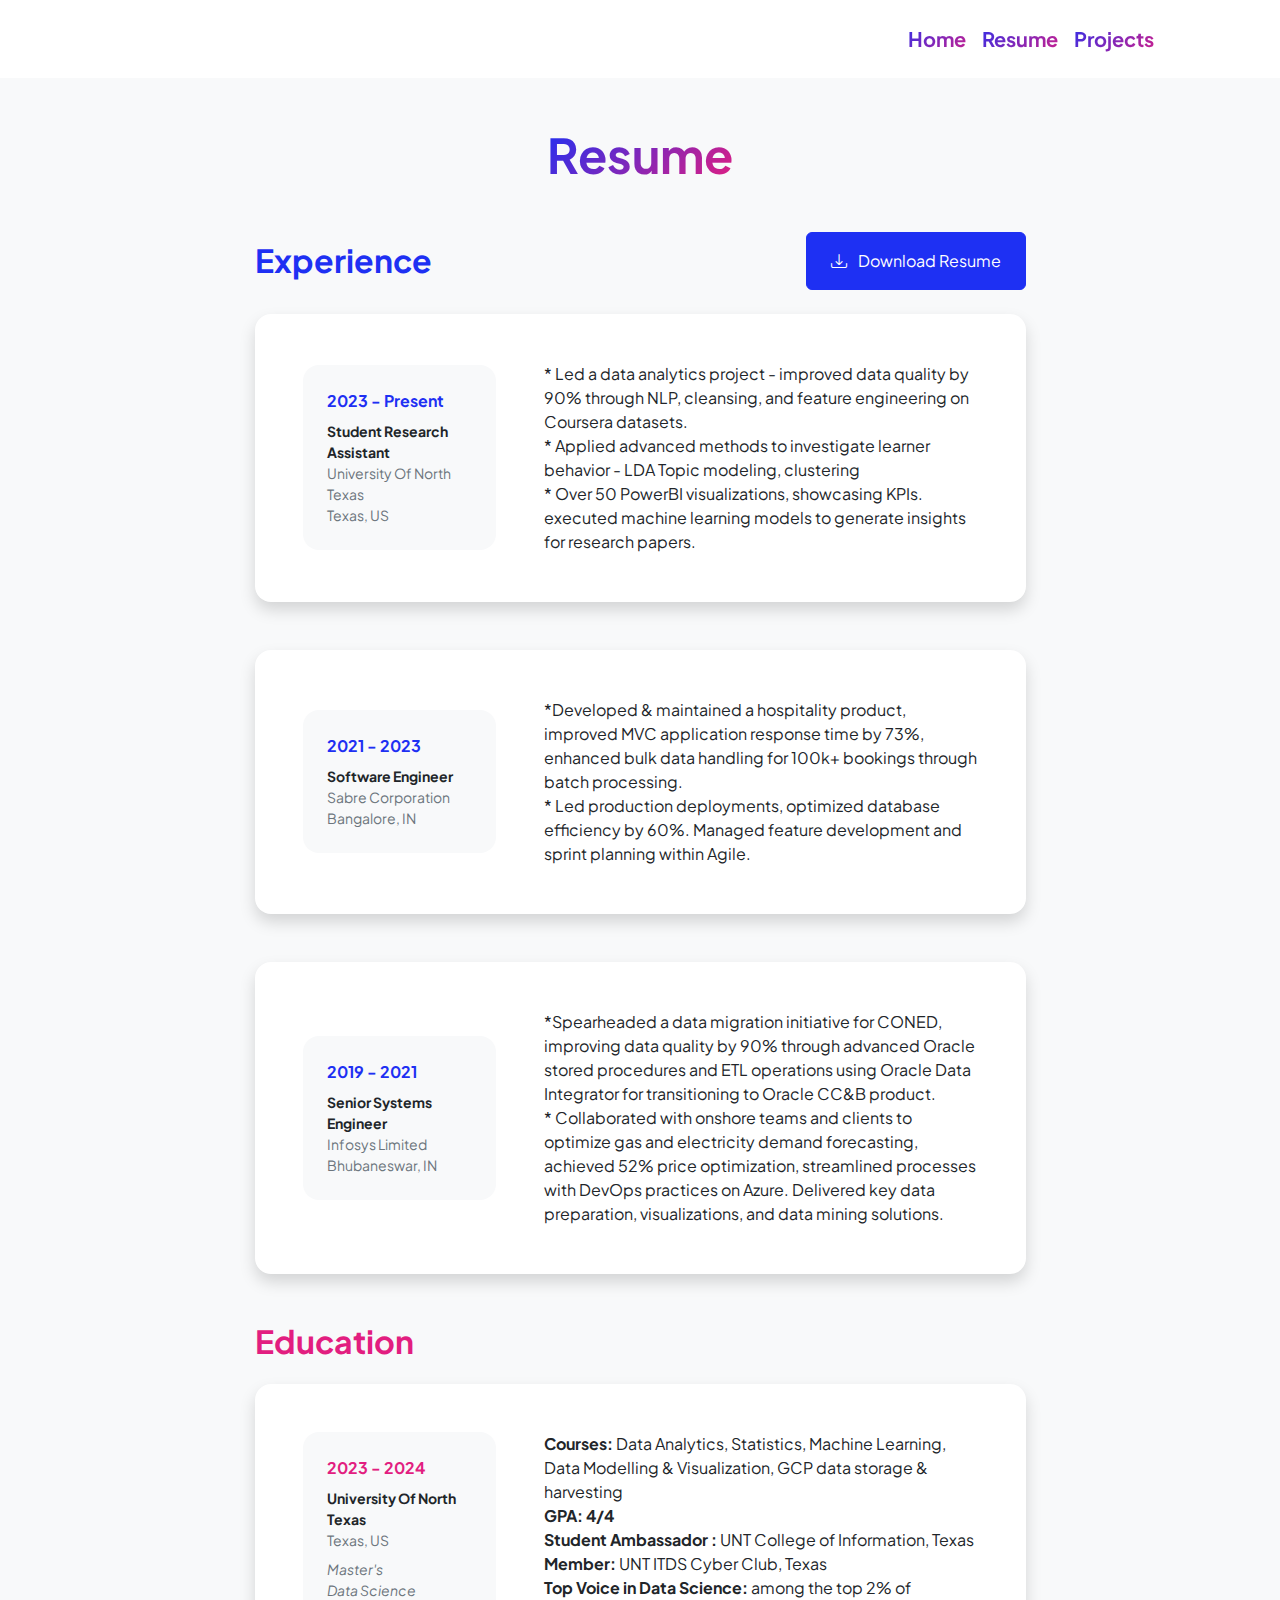
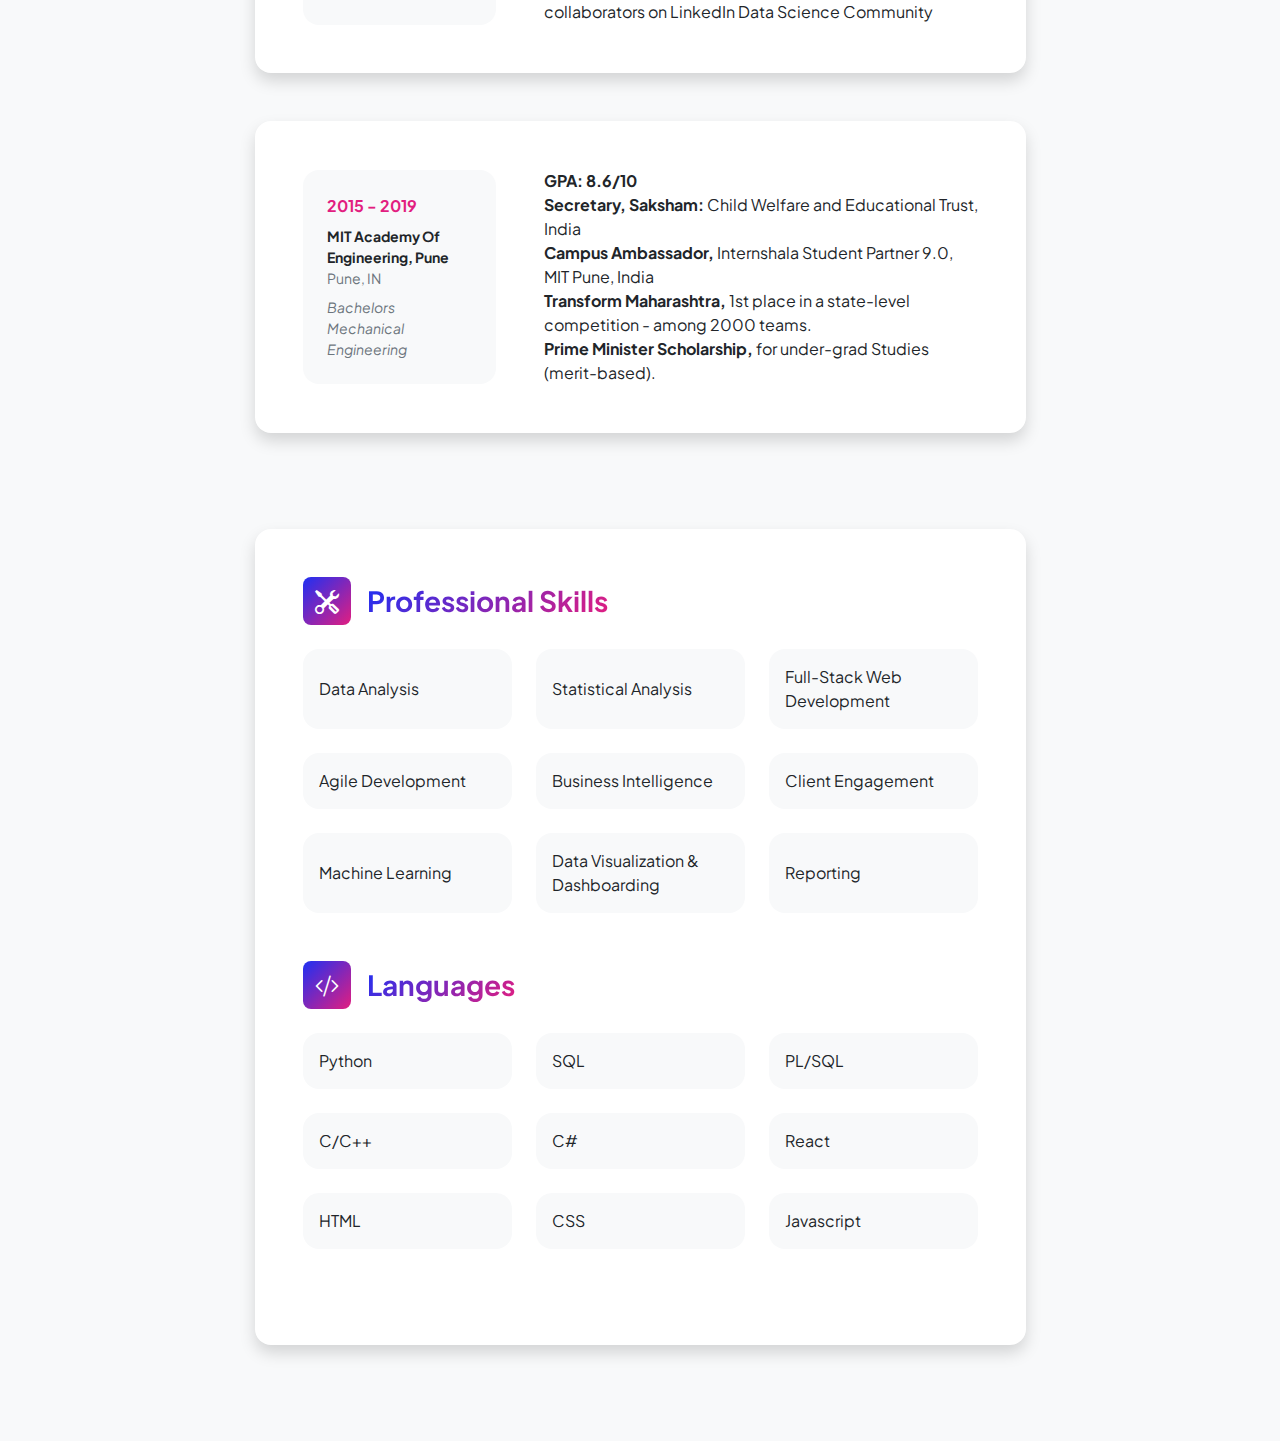
<file: resume.html>
<!DOCTYPE html>
<html lang="en">
    <head>
        <meta charset="utf-8" />
        <meta name="viewport" content="width=device-width, initial-scale=1, shrink-to-fit=no" />
        <meta name="description" content="" />
        <meta name="author" content="" />
        <title>Kamini's Resume</title>
        <!-- Favicon-->
        <link rel="icon" type="image/x-icon" href="assets/favicon.ico" />
        <!-- Custom Google font-->
        <link rel="preconnect" href="https://fonts.googleapis.com" />
        <link rel="preconnect" href="https://fonts.gstatic.com" crossorigin />
        <link href="https://fonts.googleapis.com/css2?family=Plus+Jakarta+Sans:wght@100;200;300;400;500;600;700;800;900&amp;display=swap" rel="stylesheet" />
        <!-- Bootstrap icons-->
        <link href="https://cdn.jsdelivr.net/npm/bootstrap-icons@1.8.1/font/bootstrap-icons.css" rel="stylesheet" />
        <!-- Core theme CSS (includes Bootstrap)-->
        <link href="css/styles.css" rel="stylesheet" />
    </head>
    <body class="d-flex flex-column h-100 bg-light">
        <main class="flex-shrink-0">
            <!-- Navigation-->
            <nav class="navbar navbar-expand-lg navbar-light bg-white py-3">
                <div class="container px-5">
                    <a class="navbar-brand" href="index.html"><span class="fw-bolder text-primary"></span></a>
                    <button class="navbar-toggler" type="button" data-bs-toggle="collapse" data-bs-target="#navbarSupportedContent" aria-controls="navbarSupportedContent" aria-expanded="false" aria-label="Toggle navigation"><span class="navbar-toggler-icon"></span></button>
                    <div class="collapse navbar-collapse" id="navbarSupportedContent">
                        <ul class="navbar-nav ms-auto mb-2 mb-lg-0 small fw-bolder">
                            <li class="nav-item"><a class="nav-link" href="index.html">Home</a></li>
                            <li class="nav-item"><a class="nav-link" href="resume.html">Resume</a></li>
                            <li class="nav-item"><a class="nav-link" href="projects.html">Projects</a></li>
                        </ul>
                    </div>
                </div>
            </nav>
            <!-- Page Content-->
            <div class="container px-5 my-5">
                <div class="text-center mb-5">
                    <h1 class="display-5 fw-bolder mb-0"><span class="text-gradient d-inline">Resume</span></h1>
                </div>
                <div class="row gx-5 justify-content-center">
                    <div class="col-lg-11 col-xl-9 col-xxl-8">
                        <!-- Experience Section-->
                        <section>
                            <div class="d-flex align-items-center justify-content-between mb-4">
                                <h2 class="text-primary fw-bolder mb-0">Experience</h2>
                                <!-- Download resume button-->
                                <!-- Note: Set the link href target to a PDF file within your project-->
                                <a class="btn btn-primary px-4 py-3" href="https://drive.google.com/file/d/1Y-KU1URkJ4ib9Ck8S_5OeBB0vyvL9pFt/view?usp=sharing" download>
                                    <div class="d-inline-block bi bi-download me-2"></div>
                                    Download Resume
                                </a>
                            </div>
                            <!-- Experience Card 1-->
                            <div class="card shadow border-0 rounded-4 mb-5">
                                <div class="card-body p-5">
                                    <div class="row align-items-center gx-5">
                                        <div class="col text-center text-lg-start mb-4 mb-lg-0">
                                            <div class="bg-light p-4 rounded-4">
                                                <div class="text-primary fw-bolder mb-2">2023 - Present</div>
                                                <div class="small fw-bolder">Student Research Assistant</div>
                                                <div class="small text-muted">University Of North Texas</div>
                                                <div class="small text-muted">Texas, US</div>
                                            </div>
                                        </div>
                                        <div class="col-lg-8">
                                            <div>
                                                * Led a data analytics project - improved data quality by 90% through NLP, cleansing, and feature engineering on Coursera datasets.
                                                <br> * Applied advanced methods to investigate learner behavior - LDA Topic modeling, clustering 
                                                <br> * Over 50 PowerBI visualizations, showcasing KPIs. executed machine learning models to generate insights for research papers.
                                            </div>
                                        </div>
                                    </div>
                                </div>
                            </div>
                            <!-- Experience Card 2-->
                            <div class="card shadow border-0 rounded-4 mb-5">
                                <div class="card-body p-5">
                                    <div class="row align-items-center gx-5">
                                        <div class="col text-center text-lg-start mb-4 mb-lg-0">
                                            <div class="bg-light p-4 rounded-4">
                                                <div class="text-primary fw-bolder mb-2">2021 - 2023</div>
                                                <div class="small fw-bolder">Software Engineer</div>
                                                <div class="small text-muted">Sabre Corporation</div>
                                                <div class="small text-muted">Bangalore, IN</div>
                                            </div>
                                        </div>
                                        <div class="col-lg-8">
                                            <div>
                                                *Developed & maintained a hospitality product, improved MVC application response time by 73%, enhanced bulk data handling for 100k+ bookings through batch processing.
                                                </br> * Led production deployments, optimized database efficiency by 60%. Managed feature development and sprint planning within Agile.
                                            </div>
                                        </div>
                                    </div>
                                </div>
                            </div>
                       

                        <!-- Experience Card 3-->
                        <div class="card shadow border-0 rounded-4 mb-5">
                            <div class="card-body p-5">
                                <div class="row align-items-center gx-5">
                                    <div class="col text-center text-lg-start mb-4 mb-lg-0">
                                        <div class="bg-light p-4 rounded-4">
                                            <div class="text-primary fw-bolder mb-2">2019 - 2021</div>
                                            <div class="small fw-bolder">Senior Systems Engineer</div>
                                            <div class="small text-muted">Infosys Limited</div>
                                            <div class="small text-muted">Bhubaneswar, IN</div>
                                        </div>
                                    </div>
                                    <div class="col-lg-8">
                                        <div>
                                            *Spearheaded a data migration initiative for CONED, improving data quality by 90% through advanced Oracle stored procedures and ETL operations using Oracle Data Integrator for transitioning to Oracle CC&B product.
                                            </br> * Collaborated with onshore teams and clients to optimize gas and electricity demand forecasting, achieved 52% price optimization, streamlined processes with DevOps practices on Azure. Delivered key data preparation, visualizations, and data mining solutions.
                                        </div>
                                    </div>
                                </div>
                            </div>
                        </div>
                        </section>
                        <!-- Education Section-->
                        <section>
                            <h2 class="text-secondary fw-bolder mb-4">Education</h2>
                            <!-- Education Card 1-->
                            <div class="card shadow border-0 rounded-4 mb-5">
                                <div class="card-body p-5">
                                    <div class="row align-items-center gx-5">
                                        <div class="col text-center text-lg-start mb-4 mb-lg-0">
                                            <div class="bg-light p-4 rounded-4">
                                                <div class="text-secondary fw-bolder mb-2">2023 - 2024</div>
                                                <div class="mb-2">
                                                    <div class="small fw-bolder">University Of North Texas</div>
                                                    <div class="small text-muted">Texas, US</div>
                                                </div>
                                                <div class="fst-italic">
                                                    <div class="small text-muted">Master's</div>
                                                    <div class="small text-muted">Data Science</div>
                                                </div>
                                            </div>
                                        </div>
                                        <div class="col-lg-8">
                                            <div>
                                                <b>Courses:</b> Data Analytics, Statistics, Machine Learning, Data Modelling & Visualization, GCP data storage & harvesting
                                                <br><b>GPA: 4/4</b>
                                                <br> <b>Student Ambassador :</b> UNT College of Information, Texas
                                                <br> <b>Member:</b> UNT ITDS Cyber Club, Texas
                                                <br> <b>Top Voice in Data Science:</b> among the top 2% of collaborators on LinkedIn Data Science Community
                                            </div>
                                        </div>
                                    </div>
                                </div>
                            </div>
                            <!-- Education Card 2-->
                            <div class="card shadow border-0 rounded-4 mb-5">
                                <div class="card-body p-5">
                                    <div class="row align-items-center gx-5">
                                        <div class="col text-center text-lg-start mb-4 mb-lg-0">
                                            <div class="bg-light p-4 rounded-4">
                                                <div class="text-secondary fw-bolder mb-2">2015 - 2019</div>
                                                <div class="mb-2">
                                                    <div class="small fw-bolder">MIT Academy Of Engineering, Pune</div>
                                                    <div class="small text-muted">Pune, IN</div>
                                                </div>
                                                <div class="fst-italic">
                                                    <div class="small text-muted">Bachelors</div>
                                                    <div class="small text-muted">Mechanical Engineering</div>
                                                </div>
                                            </div>
                                        </div>
                                        <div class="col-lg-8">
                                            <div>
                                                <b>GPA: 8.6/10</b>
                                                <br> <b>Secretary, Saksham:</b> Child Welfare and Educational Trust, India 
                                                <br /><b>Campus Ambassador,</b> Internshala Student Partner 9.0, MIT Pune, India
                                                <br /><b>Transform Maharashtra,</b> 1st place in a state-level competition - among 2000 teams.
                                                <br /><b>Prime Minister Scholarship,</b> for under-grad Studies (merit-based).

                                            </div>
                                        </div>
                                    </div>
                                </div>
                            </div>
                        </section>
                        <!-- Divider-->
                        <div class="pb-5"></div>
                        <!-- Skills Section-->
                        <section>
                            <!-- Skillset Card-->
                            <div class="card shadow border-0 rounded-4 mb-5">
                                <div class="card-body p-5">
                                    <!-- Professional skills list-->
                                    <div class="mb-5">
                                        <div class="d-flex align-items-center mb-4">
                                            <div class="feature bg-primary bg-gradient-primary-to-secondary text-white rounded-3 me-3"><i class="bi bi-tools"></i></div>
                                            <h3 class="fw-bolder mb-0"><span class="text-gradient d-inline">Professional Skills</span></h3>
                                        </div>
                                        <div class="row row-cols-1 row-cols-md-3 mb-4">

                                            <div class="col mb-4 mb-md-0"><div class="d-flex align-items-center bg-light rounded-4 p-3 h-100">Data Analysis</div></div>
                                            <div class="col mb-4 mb-md-0"><div class="d-flex align-items-center bg-light rounded-4 p-3 h-100">Statistical Analysis</div></div>
                                            <div class="col"><div class="d-flex align-items-center bg-light rounded-4 p-3 h-100">Full-Stack Web Development</div></div>
                                        </div>
                                        <div class="row row-cols-1 row-cols-md-3 mb-4">
                                            <div class="col mb-4 mb-md-0"><div class="d-flex align-items-center bg-light rounded-4 p-3 h-100">Agile Development</div></div>
                                            <div class="col mb-4 mb-md-0"><div class="d-flex align-items-center bg-light rounded-4 p-3 h-100">Business Intelligence</div></div>
                                            <div class="col"><div class="d-flex align-items-center bg-light rounded-4 p-3 h-100">Client Engagement</div></div>
                                        </div>

                                        <div class="row row-cols-1 row-cols-md-3">
                                            <div class="col mb-4 mb-md-0"><div class="d-flex align-items-center bg-light rounded-4 p-3 h-100">Machine Learning</div></div>
                                            <div class="col mb-4 mb-md-0"><div class="d-flex align-items-center bg-light rounded-4 p-3 h-100">Data Visualization & Dashboarding</div></div>
                                            <div class="col"><div class="d-flex align-items-center bg-light rounded-4 p-3 h-100">Reporting</div></div>
                                        </div>

                                    </div>
                                    <!-- Languages list-->
                                    <div class="mb-5">
                                        <div class="d-flex align-items-center mb-4">
                                            <div class="feature bg-primary bg-gradient-primary-to-secondary text-white rounded-3 me-3"><i class="bi bi-code-slash"></i></div>
                                            <h3 class="fw-bolder mb-0"><span class="text-gradient d-inline">Languages</span></h3>
                                        </div>
                                        <div class="row row-cols-1 row-cols-md-3 mb-4">
                                            <div class="col mb-4 mb-md-0"><div class="d-flex align-items-center bg-light rounded-4 p-3 h-100">Python</div></div>
                                            <div class="col mb-4 mb-md-0"><div class="d-flex align-items-center bg-light rounded-4 p-3 h-100">SQL</div></div>
                                            <div class="col"><div class="d-flex align-items-center bg-light rounded-4 p-3 h-100">PL/SQL</div></div>
                                        </div>
                                        <div class="row row-cols-1 row-cols-md-3 mb-4">
                                            <div class="col mb-4 mb-md-0"><div class="d-flex align-items-center bg-light rounded-4 p-3 h-100">C/C++</div></div>
                                            <div class="col mb-4 mb-md-0"><div class="d-flex align-items-center bg-light rounded-4 p-3 h-100">C#</div></div>
                                            <div class="col"><div class="d-flex align-items-center bg-light rounded-4 p-3 h-100">React</div></div>
                                        </div>
                                        <div class="row row-cols-1 row-cols-md-3 mb-4">
                                            <div class="col mb-4 mb-md-0"><div class="d-flex align-items-center bg-light rounded-4 p-3 h-100">HTML</div></div>
                                            <div class="col mb-4 mb-md-0"><div class="d-flex align-items-center bg-light rounded-4 p-3 h-100">CSS</div></div>
                                            <div class="col"><div class="d-flex align-items-center bg-light rounded-4 p-3 h-100">Javascript</div></div>
                                        </div>
                                        

                                    </div>
                                    <!--Framesworks/Tools-->
                                    <!--<div class="mb-0">
                                        <div class="d-flex align-items-center mb-4">
                                            <div class="feature bg-primary bg-gradient-primary-to-secondary text-white rounded-3 me-3"><i class="bi bi-code-slash"></i></div>
                                            <h3 class="fw-bolder mb-0"><span class="text-gradient d-inline">Tools & Technologies</span></h3>
                                        </div>
                                        <div class="row row-cols-1 row-cols-md-3 mb-4">
                                            <div class="col mb-4 mb-md-0"><div class="d-flex align-items-center bg-light rounded-4 p-3 h-100">Keras</div></div>
                                            <div class="col mb-4 mb-md-0"><div class="d-flex align-items-center bg-light rounded-4 p-3 h-100">Pytorch</div></div>
                                            <div class="col"><div class="d-flex align-items-center bg-light rounded-4 p-3 h-100">Tensorflow</div></div>
                                        </div>
                                        <div class="row row-cols-1 row-cols-md-3 mb-4">
                                            <div class="col mb-4 mb-md-0"><div class="d-flex align-items-center bg-light rounded-4 p-3 h-100">PowerBI</div></div>
                                            <div class="col mb-4 mb-md-0"><div class="d-flex align-items-center bg-light rounded-4 p-3 h-100">Tableau</div></div>
                                            <div class="col"><div class="d-flex align-items-center bg-light rounded-4 p-3 h-100">Advanced Excel</div></div>
                                        </div>
                                        <div class="row row-cols-1 row-cols-md-3 mb-4">
                                            <div class="col mb-4 mb-md-0"><div class="d-flex align-items-center bg-light rounded-4 p-3 h-100">Oracle Data Integrator</div></div>
                                            <div class="col mb-4 mb-md-0"><div class="d-flex align-items-center bg-light rounded-4 p-3 h-100">SQL, Oracle Databases</div></div>
                                            <div class="col"><div class="d-flex align-items-center bg-light rounded-4 p-3 h-100">Visual Studio</div></div>
                                        </div>
                                        <div class="row row-cols-1 row-cols-md-3">
                                            <div class="col mb-4 mb-md-0"><div class="d-flex align-items-center bg-light rounded-4 p-3 h-100">GIT</div></div>
                                            <div class="col mb-4 mb-md-0"><div class="d-flex align-items-center bg-light rounded-4 p-3 h-100">Rally / JIRA</div></div>
                                            <div class="col"><div class="d-flex align-items-center bg-light rounded-4 p-3 h-100">GCP/AWS/Azure</div></div>
                                        </div>

                                    </div>-->
                                </div>
                            </div>
                        </section>
                    </div>
                </div>
            </div>
        </main>
        <!-- Footer-->
        <!--<footer class="bg-white py-4 mt-auto">
            <div class="container px-5">
                <div class="row align-items-center justify-content-between flex-column flex-sm-row">
                    <div class="col-auto"><div class="small m-0">Copyright &copy; Your Website 2023</div></div>
                    <div class="col-auto">
                        <a class="small" href="#!">Privacy</a>
                        <span class="mx-1">&middot;</span>
                        <a class="small" href="#!">Terms</a>
                        <span class="mx-1">&middot;</span>
                        <a class="small" href="#!">Contact</a>
                    </div>
                </div>
            </div>
        </footer>-->
        <!-- Bootstrap core JS-->
        <script src="https://cdn.jsdelivr.net/npm/bootstrap@5.2.3/dist/js/bootstrap.bundle.min.js"></script>
        <!-- Core theme JS-->
        <script src="js/scripts.js"></script>
    </body>
</html>
</file>
